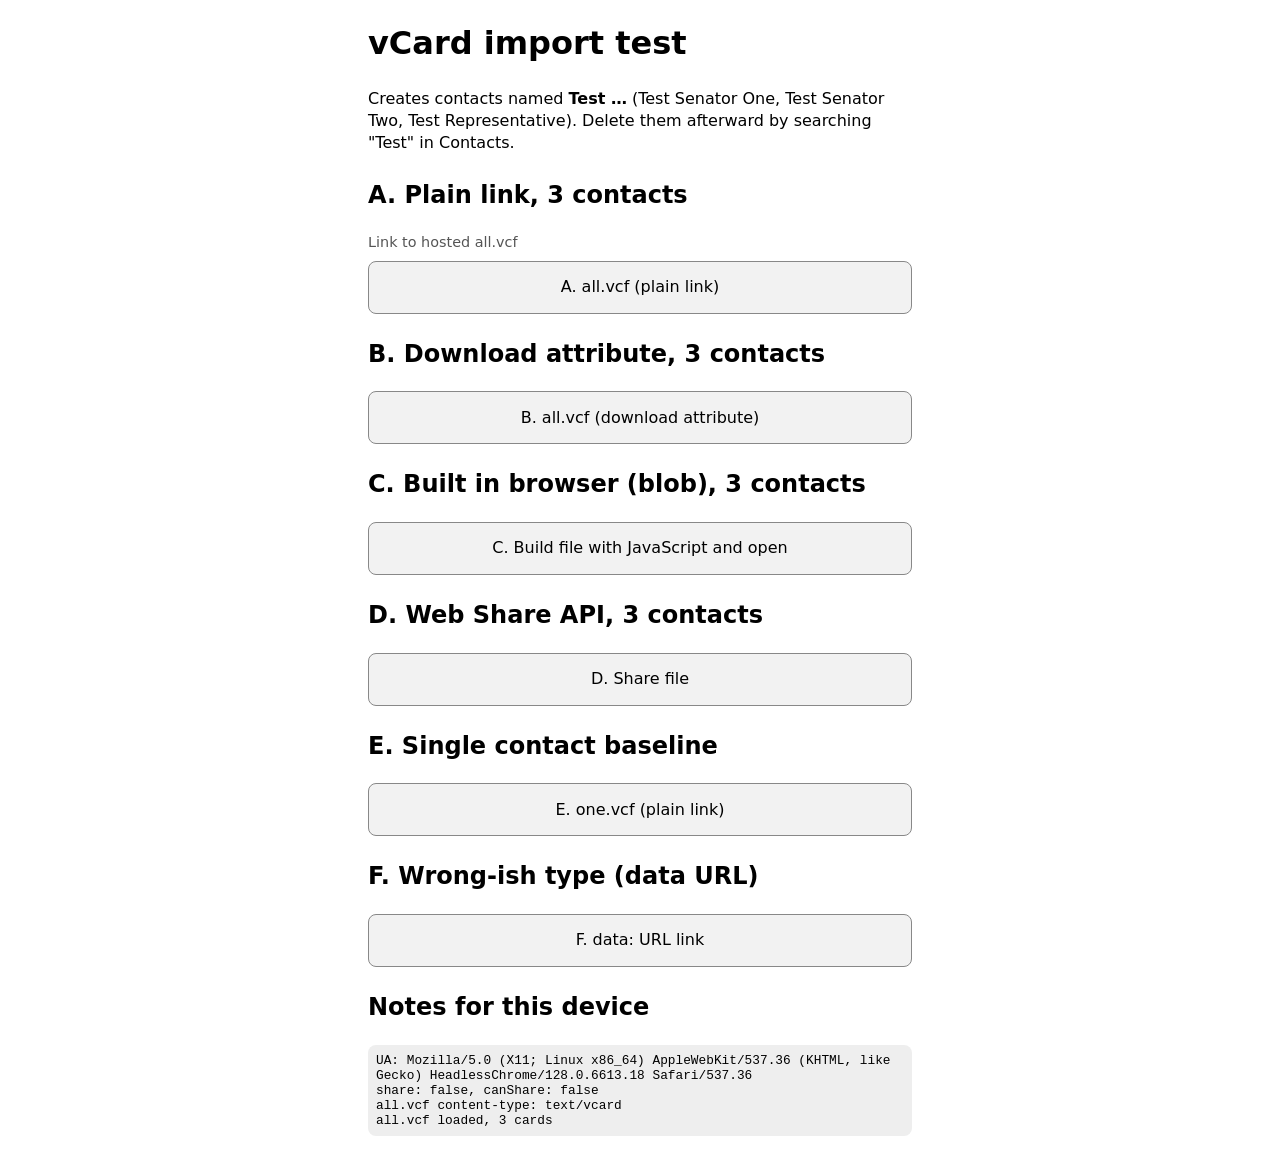
<file: research/vcard-test/index.html>
<!doctype html>
<html lang="en">
<head>
<meta charset="utf-8">
<meta name="viewport" content="width=device-width, initial-scale=1">
<title>vCard import test</title>
<style>
  body { font: 16px/1.4 system-ui, sans-serif; max-width: 34rem; margin: 1rem auto; padding: 0 1rem; }
  h2 { margin-top: 1.5rem; }
  a.btn, button { display: block; width: 100%; box-sizing: border-box; margin: .5rem 0; padding: .9rem; font: inherit;
    text-align: center; border: 1px solid #888; border-radius: .5rem; background: #f2f2f2; color: #000; text-decoration: none; }
  p.note { color: #555; font-size: .9rem; margin: 0 0 .25rem; }
  #log { white-space: pre-wrap; font: .8rem monospace; background: #eee; padding: .5rem; border-radius: .5rem; }
</style>
</head>
<body>
<h1>vCard import test</h1>
<p>Creates contacts named <b>Test …</b> (Test Senator One, Test Senator Two, Test Representative). Delete them afterward by searching "Test" in Contacts.</p>

<h2>A. Plain link, 3 contacts</h2>
<p class="note">Link to hosted all.vcf</p>
<a class="btn" href="all.vcf">A. all.vcf (plain link)</a>

<h2>B. Download attribute, 3 contacts</h2>
<a class="btn" href="all.vcf" download="test-contacts.vcf">B. all.vcf (download attribute)</a>

<h2>C. Built in browser (blob), 3 contacts</h2>
<button id="blob">C. Build file with JavaScript and open</button>

<h2>D. Web Share API, 3 contacts</h2>
<button id="share">D. Share file</button>

<h2>E. Single contact baseline</h2>
<a class="btn" href="one.vcf">E. one.vcf (plain link)</a>

<h2>F. Wrong-ish type (data URL)</h2>
<a class="btn" id="dataurl" href="#">F. data: URL link</a>

<h2>Notes for this device</h2>
<div id="log"></div>

<script>
const log = m => document.getElementById('log').textContent += m + '\n';
log('UA: ' + navigator.userAgent);
log('share: ' + !!navigator.share + ', canShare: ' + !!navigator.canShare);

let text = '';
fetch('all.vcf').then(r => { log('all.vcf content-type: ' + r.headers.get('content-type')); return r.text(); })
  .then(t => { text = t; log('all.vcf loaded, ' + (t.match(/BEGIN:VCARD/g) || []).length + ' cards'); })
  .catch(e => log('fetch failed: ' + e));

document.getElementById('blob').onclick = () => {
  const url = URL.createObjectURL(new Blob([text], { type: 'text/vcard' }));
  const a = Object.assign(document.createElement('a'), { href: url, download: 'test-contacts-blob.vcf' });
  document.body.appendChild(a); a.click(); a.remove();
  log('blob link clicked');
};

document.getElementById('share').onclick = async () => {
  const file = new File([text], 'test-contacts.vcf', { type: 'text/vcard' });
  try {
    if (!navigator.canShare || !navigator.canShare({ files: [file] })) { log('canShare(files) = false'); return; }
    await navigator.share({ files: [file], title: 'Test contacts' });
    log('share completed');
  } catch (e) { log('share error: ' + e.name + ': ' + e.message); }
};

document.getElementById('dataurl').onclick = e => {
  e.target.href = 'data:text/vcard;charset=utf-8,' + encodeURIComponent(text);
  log('data URL set');
};
</script>
</body>
</html>
</file>
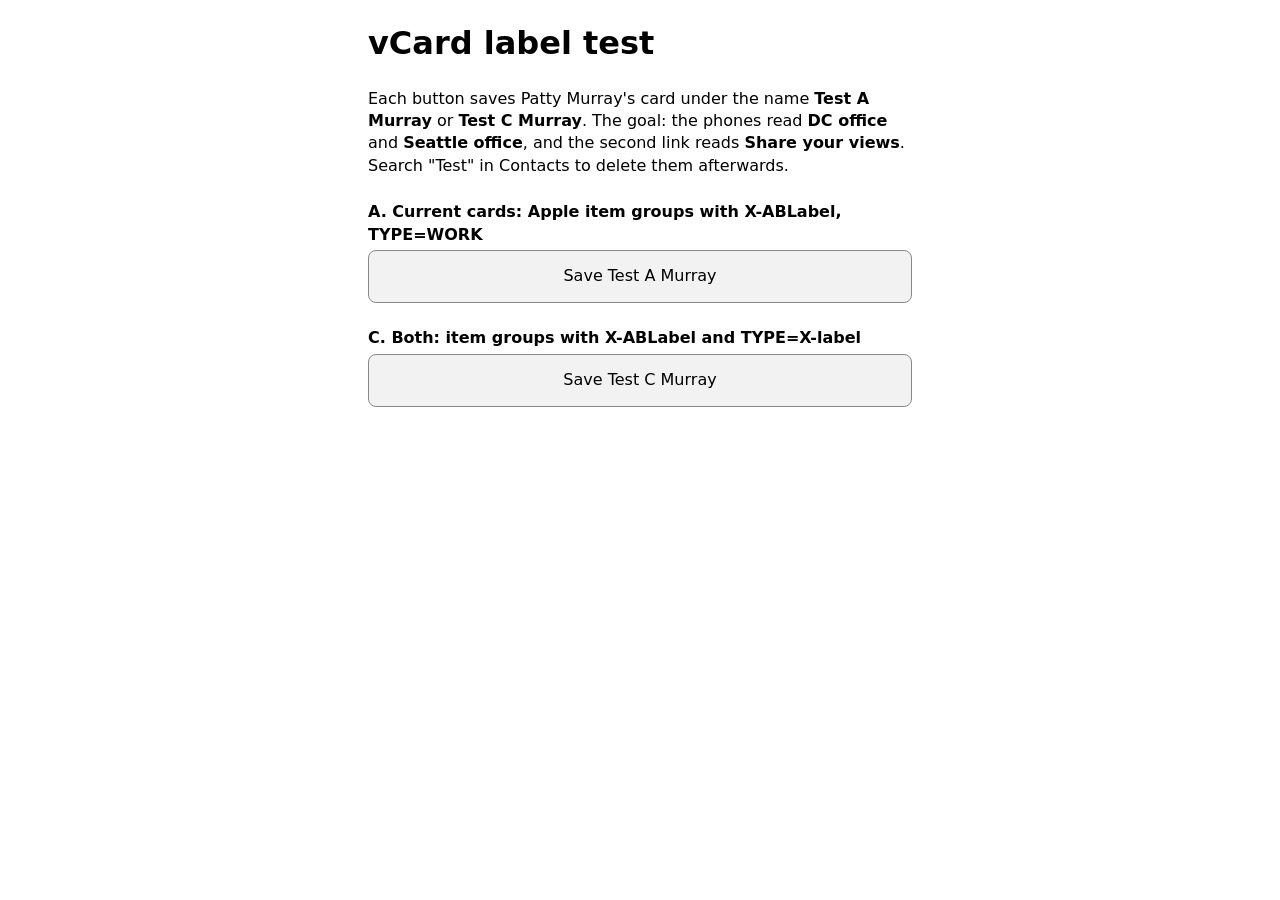
<file: research/vcard-label-test/site/index.html>
<!doctype html>
<html lang="en"><head><meta charset="utf-8">
<meta name="robots" content="noindex">
<meta name="viewport" content="width=device-width, initial-scale=1">
<title>vCard label test</title>
<style>
 body { font: 16px/1.4 system-ui, sans-serif; max-width: 34rem; margin: 1rem auto; padding: 0 1rem; }
 h2 { font-size: 1rem; margin: 1.5rem 0 .25rem; }
 a.btn { display: block; padding: .9rem; text-align: center; border: 1px solid #888; border-radius: .5rem;
   background: #f2f2f2; color: #000; text-decoration: none; }
</style></head><body>
<h1>vCard label test</h1>
<p>Each button saves Patty Murray's card under the name <b>Test A Murray</b> or <b>Test C Murray</b>.
The goal: the phones read <b>DC office</b> and <b>Seattle office</b>, and the second link reads
<b>Share your views</b>. Search "Test" in Contacts to delete them afterwards.</p>
<h2>A. Current cards: Apple item groups with X-ABLabel, TYPE=WORK</h2>
<a class="btn" href="test-a.vcf">Save Test A Murray</a>
<h2>C. Both: item groups with X-ABLabel and TYPE=X-label</h2>
<a class="btn" href="test-c.vcf">Save Test C Murray</a>
</body></html>
</file>
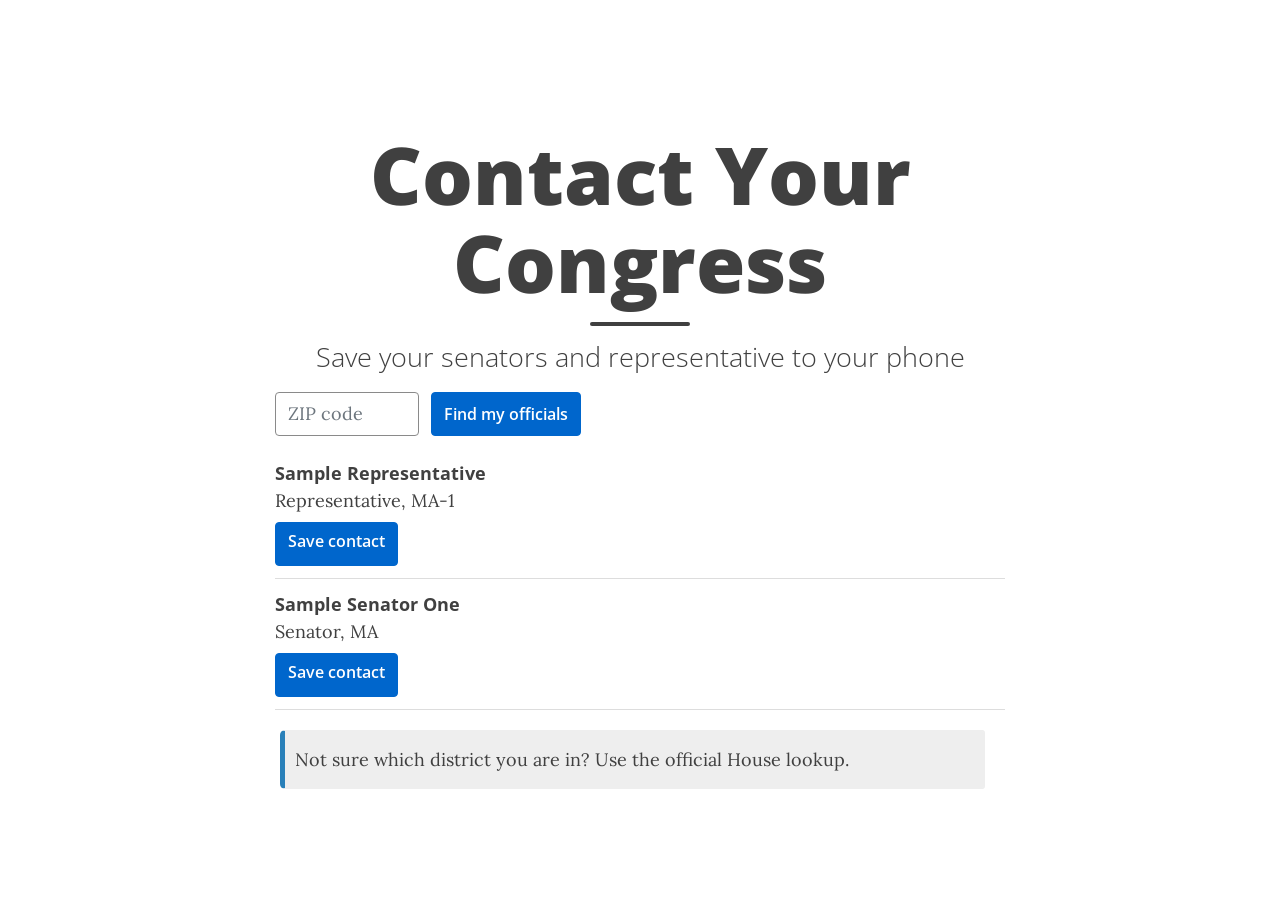
<file: design_notes/site-design-sample.html>
<!doctype html>
<html lang="en"><head><meta charset="utf-8"><meta name="viewport" content="width=device-width, initial-scale=1">
<title>Site Design Sample</title>
<!-- Reference sample for design_notes/existing-site-design.md. Theme layer (standalone only):
     reduced Bootstrap 4.4.1 + Beautiful Jekyll rules + embedded fonts. App layer: shared congress.css. -->
<style>
/* Lora: Copyright 2011 The Lora Project Authors (https://github.com/cyrealtype/Lora-Cyrillic),
   with Reserved Font Name "Lora". Embedded unmodified (Google Fonts latin file).
   Open Sans: Copyright 2020 The Open Sans Project Authors (https://github.com/googlefonts/opensans),
   subset to Latin-1. Both licensed under the SIL Open Font License 1.1: https://openfontlicense.org */
@font-face{font-family:'Lora';font-style:normal;font-weight:400;font-display:swap;src:url([data-uri]) format('woff2')}
@font-face{font-family:'Open Sans';font-style:normal;font-weight:300 800;font-display:swap;src:url([data-uri]) format('woff2')}

/* ---- Theme layer: Bootstrap 4.4.1 (MIT), reduced to the rules this page uses ---- */
/*!
 * Bootstrap v4.4.1 (https://getbootstrap.com/)
 * Copyright 2011-2019 The Bootstrap Authors
 * Copyright 2011-2019 Twitter, Inc.
 * Licensed under MIT (https://github.com/twbs/bootstrap/blob/master/LICENSE)
 */:root{--blue:#007bff;--indigo:#6610f2;--purple:#6f42c1;--pink:#e83e8c;--red:#dc3545;--orange:#fd7e14;--yellow:#ffc107;--green:#28a745;--teal:#20c997;--cyan:#17a2b8;--white:#fff;--gray:#6c757d;--gray-dark:#343a40;--primary:#007bff;--secondary:#6c757d;--success:#28a745;--info:#17a2b8;--warning:#ffc107;--danger:#dc3545;--light:#f8f9fa;--dark:#343a40;--breakpoint-xs:0;--breakpoint-sm:576px;--breakpoint-md:768px;--breakpoint-lg:992px;--breakpoint-xl:1200px;--font-family-sans-serif:-apple-system,BlinkMacSystemFont,"Segoe UI",Roboto,"Helvetica Neue",Arial,"Noto Sans",sans-serif,"Apple Color Emoji","Segoe UI Emoji","Segoe UI Symbol","Noto Color Emoji";--font-family-monospace:SFMono-Regular,Menlo,Monaco,Consolas,"Liberation Mono","Courier New",monospace}*,::after,::before{box-sizing:border-box}html{font-family:sans-serif;line-height:1.15;-webkit-text-size-adjust:100%;-webkit-tap-highlight-color:transparent}header,main{display:block}body{margin:0;font-family:-apple-system,BlinkMacSystemFont,"Segoe UI",Roboto,"Helvetica Neue",Arial,"Noto Sans",sans-serif,"Apple Color Emoji","Segoe UI Emoji","Segoe UI Symbol","Noto Color Emoji";font-size:1rem;font-weight:400;line-height:1.5;color:#212529;text-align:left;background-color:#fff}hr{box-sizing:content-box;height:0;overflow:visible}h1{margin-top:0;margin-bottom:.5rem}p{margin-top:0;margin-bottom:1rem}address{margin-bottom:1rem;font-style:normal;line-height:inherit}ul{margin-top:0;margin-bottom:1rem}ul ul{margin-bottom:0}small{font-size:80%}a{color:#007bff;text-decoration:none;background-color:transparent}a:hover{color:#0056b3;text-decoration:underline}a:not([href]){color:inherit;text-decoration:none}a:not([href]):hover{color:inherit;text-decoration:none}code{font-family:SFMono-Regular,Menlo,Monaco,Consolas,"Liberation Mono","Courier New",monospace;font-size:1em}label{display:inline-block;margin-bottom:.5rem}button{border-radius:0}button:focus{outline:1px dotted;outline:5px auto -webkit-focus-ring-color}button,input{margin:0;font-family:inherit;font-size:inherit;line-height:inherit}button,input{overflow:visible}button{text-transform:none}[type=button],[type=submit],button{-webkit-appearance:button}[type=button]:not(:disabled),[type=submit]:not(:disabled),button:not(:disabled){cursor:pointer}[type=button]::-moz-focus-inner,[type=submit]::-moz-focus-inner,button::-moz-focus-inner{padding:0;border-style:none}[type=number]::-webkit-inner-spin-button,[type=number]::-webkit-outer-spin-button{height:auto}::-webkit-file-upload-button{font:inherit;-webkit-appearance:button}.h1,h1{margin-bottom:.5rem;font-weight:500;line-height:1.2}.h1,h1{font-size:2.5rem}hr{margin-top:1rem;margin-bottom:1rem;border:0;border-top:1px solid rgba(0,0,0,.1)}.small,small{font-size:80%;font-weight:400}code{font-size:87.5%;color:#e83e8c;word-wrap:break-word}a>code{color:inherit}.container-md{width:100%;padding-right:15px;padding-left:15px;margin-right:auto;margin-left:auto}@media (min-width:768px){.container-md{max-width:720px}}@media (min-width:992px){.container-md{max-width:960px}}@media (min-width:1200px){.container-md{max-width:1140px}}.row{display:-ms-flexbox;display:flex;-ms-flex-wrap:wrap;flex-wrap:wrap;margin-right:-15px;margin-left:-15px}.col-lg-10,.col-xl-8{position:relative;width:100%;padding-right:15px;padding-left:15px}@media (min-width:992px){.col-lg-10{-ms-flex:0 0 83.333333%;flex:0 0 83.333333%;max-width:83.333333%}.offset-lg-1{margin-left:8.333333%}}@media (min-width:1200px){.col-xl-8{-ms-flex:0 0 66.666667%;flex:0 0 66.666667%;max-width:66.666667%}.offset-xl-2{margin-left:16.666667%}}.form-control{display:block;width:100%;height:calc(1.5em + .75rem + 2px);padding:.375rem .75rem;font-size:1rem;font-weight:400;line-height:1.5;color:#495057;background-color:#fff;background-clip:padding-box;border:1px solid #ced4da;border-radius:.25rem;transition:border-color .15s ease-in-out,box-shadow .15s ease-in-out}@media (prefers-reduced-motion:reduce){.form-control{transition:none}}.form-control::-ms-expand{background-color:transparent;border:0}.form-control:-moz-focusring{color:transparent;text-shadow:0 0 0 #495057}.form-control:focus{color:#495057;background-color:#fff;border-color:#80bdff;outline:0;box-shadow:0 0 0 .2rem rgba(0,123,255,.25)}.form-control::-webkit-input-placeholder{color:#6c757d;opacity:1}.form-control::-moz-placeholder{color:#6c757d;opacity:1}.form-control:-ms-input-placeholder{color:#6c757d;opacity:1}.form-control::-ms-input-placeholder{color:#6c757d;opacity:1}.form-control::placeholder{color:#6c757d;opacity:1}.form-control:disabled{background-color:#e9ecef;opacity:1}.btn{display:inline-block;font-weight:400;color:#212529;text-align:center;vertical-align:middle;cursor:pointer;-webkit-user-select:none;-moz-user-select:none;-ms-user-select:none;user-select:none;background-color:transparent;border:1px solid transparent;padding:.375rem .75rem;font-size:1rem;line-height:1.5;border-radius:.25rem;transition:color .15s ease-in-out,background-color .15s ease-in-out,border-color .15s ease-in-out,box-shadow .15s ease-in-out}@media (prefers-reduced-motion:reduce){.btn{transition:none}}.btn:hover{color:#212529;text-decoration:none}.btn:focus{outline:0;box-shadow:0 0 0 .2rem rgba(0,123,255,.25)}.btn:disabled{opacity:.65}.btn-primary{color:#fff;background-color:#007bff;border-color:#007bff}.btn-primary:hover{color:#fff;background-color:#0069d9;border-color:#0062cc}.btn-primary:focus{color:#fff;background-color:#0069d9;border-color:#0062cc;box-shadow:0 0 0 .2rem rgba(38,143,255,.5)}.btn-primary:disabled{color:#fff;background-color:#007bff;border-color:#007bff}.btn-primary:not(:disabled):not(.disabled):active{color:#fff;background-color:#0062cc;border-color:#005cbf}.btn-primary:not(:disabled):not(.disabled):active:focus{box-shadow:0 0 0 .2rem rgba(38,143,255,.5)}.btn-sm{padding:.25rem .5rem;font-size:.875rem;line-height:1.5;border-radius:.2rem}@-webkit-keyframes progress-bar-stripes{from{background-position:1rem 0}to{background-position:0 0}}@keyframes progress-bar-stripes{from{background-position:1rem 0}to{background-position:0 0}}@-webkit-keyframes spinner-border{to{-webkit-transform:rotate(360deg);transform:rotate(360deg)}}@keyframes spinner-border{to{-webkit-transform:rotate(360deg);transform:rotate(360deg)}}@-webkit-keyframes spinner-grow{0%{-webkit-transform:scale(0);transform:scale(0)}50%{opacity:1}}@keyframes spinner-grow{0%{-webkit-transform:scale(0);transform:scale(0)}50%{opacity:1}}.sr-only{position:absolute;width:1px;height:1px;padding:0;margin:-1px;overflow:hidden;clip:rect(0,0,0,0);white-space:nowrap;border:0}@media print{*,::after,::before{text-shadow:none!important;box-shadow:none!important}a:not(.btn){text-decoration:underline}p{orphans:3;widows:3}@page{size:a3}body{min-width:992px!important}}
/* ---- Theme layer: Beautiful Jekyll (MIT), reduced, with the site's _config.yml colours ---- */


:root {
  /* config file CSS variables */
  --page-col: #FFFFFF;
  --text-col: #404040;
  --link-col: #008AFF;
  --hover-col: #0085A1;
  --navbar-col: #EAEAEA;
  --navbar-text-col: #404040;
  --navbar-border-col: #DDDDDD;
  --footer-col: #EAEAEA;
  --footer-text-col: #777777;
  --footer-link-col: #404040;
  --footer-hover-col: #0085A1;

  /* common CSS variables */
  --body-font: 'Lora', 'Times New Roman', serif;
  --header-font: 'Open Sans', 'Helvetica Neue', Helvetica, Arial, sans-serif;
  --mid-col: #808080;
}

/* --- General --- */

html {
  font-size: 100%
}

body {
  font-family: var(--body-font);
  font-size: 1.125rem;
  color: var(--text-col);
  position: relative;
  background-color: var(--page-col);
  background-attachment: fixed;
  overflow-wrap: break-word;
  min-height: 100vh;
  display: flex;
  flex-direction: column;
}
body > main {
  flex: 1;
}
p {
  line-height: 1.5;
  margin: 1.875rem 0;
}
h1 {
  font-family: var(--header-font);
  font-weight: 800;
  line-height: 1.1;
}
h1 {
  font-size: 2.25rem;
}
h1 {
  margin-top: 1.25rem;
}
a {
  color: var(--link-col);
}
a:hover,
a:focus {
  color: var(--hover-col);
}
hr.small {
  max-width: 6.25rem;
  margin: 1rem auto;
  border-width: 0.25rem;
  border-color: inherit;
  border-radius: 0.1875rem;
}

/* fix in-page anchors to not be behind fixed header */
:target:before {
  content: "";
  display: block;
  height: 3.125rem; /* navbar height */
  margin: -3.125rem 0 0;
}

::-moz-selection {
  color: var(--page-col);
  background-color: var(--hover-col);
  text-shadow: none;
}
::selection {
  color: var(--page-col);
  background-color: var(--hover-col);
  text-shadow: none;
}

/* Comments */

/* --- Navbar --- */

/* --- Footer --- */

/* --- Post preview (feed) --- */

/* --- Tags --- */

/* Tags page */

/* --- Post and page headers --- */

.intro-header {
  margin: 5rem 0 1.25rem;
  position: relative;
}
.intro-header .page-heading {
  text-align: center;
}
.intro-header .page-heading h1 {
  margin-top: 0;
  font-size: 3.125rem;
}
.intro-header .page-heading .page-subheading {
  font-size: 1.6875rem;
  line-height: 1.1;
  display: block;
  font-family: var(--header-font);
  font-weight: 300;
  margin: 0.625rem 0 0;
}
@media (min-width: 1200px) {
  .intro-header {
    margin-top: 8.125rem;
  }
  .intro-header .page-heading h1 {
    font-size: 5rem;
  }
}

/* --- Pagination --- */

/* --- Tables --- */

/* --- Code blocks --- */

code {
  padding: 0.125rem 0.25rem;
  color: #c7254e;
  background-color: #f9f2f4;
  border-radius: 0.25rem;
}

/* Make line numbers unselectable: excludes line numbers from copy-paste user ops */

/* Fix table border github gist snippets */

/* --- Social media sharing section --- */

/* --- Notification boxes --- */
.box-note,
.box-warning {
  padding: 0.9375rem 0.9375rem 0.9375rem 0.625rem;
  margin: 1.25rem 1.25rem 1.25rem 0.3125rem;
  border: 1px solid #eee;
  border-left-width: 0.3125rem;
  border-radius: 0.3125rem 0.1875rem 0.1875rem 0.3125rem;
}

.box-note {
  background-color: #eee;
  border-left-color: #2980b9;
}

.box-warning {
  background-color: #fdf5d4;
  border-left-color: #f1c40f;
}

/* --- Misc blog post styles --- */

/* Search bar */

/* ---- App layer ---- */
/* Shared app layer (congress.css): .cc-* rules and --cc-* tokens only.
   Scoped to .cc-app so it never recolours the theme's navbar, links or footer. */
.cc-app {
  --cc-accent: #0066CC;        /* 5.57:1 with white; same blue family as the theme */
  --cc-accent-hover: #005A9E;  /* 7.10:1 */
  --cc-control-border: #8A8A8A;/* 3.45:1 against white (non-text 3:1) */
  --cc-focus: #0066CC;         /* solid focus outline, 5.57:1 */
  --cc-rule: #DDDDDD;          /* decorative divider, same as theme navbar border */
  --cc-gap: 0.75rem;
}
.cc-app .btn-primary { background-color: var(--cc-accent); border-color: var(--cc-accent); color: #FFFFFF; }
.cc-app .btn-primary:hover { background-color: var(--cc-accent-hover); border-color: var(--cc-accent-hover); color: #FFFFFF; }
.cc-app .btn:focus, .cc-app .btn:focus-visible,
.cc-app .form-control:focus { outline: 3px solid var(--cc-focus); outline-offset: 2px; box-shadow: none; }
.cc-app .form-control { border-color: var(--cc-control-border); }
.cc-app .btn { font-family: var(--header-font); font-weight: 600; min-height: 44px; }
.cc-form { display: flex; gap: var(--cc-gap); margin-bottom: var(--cc-gap); }
.cc-form .form-control { max-width: 9rem; min-height: 44px; font-size: 1.125rem; }
.cc-results { list-style: none; padding: 0; margin: 0; }
.cc-official { padding: var(--cc-gap) 0; border-bottom: 1px solid var(--cc-rule); }
.cc-official-name { display: block; font-family: var(--header-font); font-weight: 700; }
.cc-official-role { display: block; margin-bottom: 0.5rem; }
</style></head>
<body>
<header class="header-section"><div class="intro-header no-img"><div class="container-md"><div class="row"><div class="col-xl-8 offset-xl-2 col-lg-10 offset-lg-1"><div class="page-heading">
<h1>Contact Your Congress</h1><hr class="small"><span class="page-subheading">Save your senators and representative to your phone</span>
</div></div></div></div></div></header>
<main class="container-md"><div class="row"><div class="col-xl-8 offset-xl-2 col-lg-10 offset-lg-1">
<div class="cc-app">
  <form id="cc-form" class="cc-form" onsubmit="return false">
    <label class="sr-only" for="cc-zip">ZIP code</label>
    <input id="cc-zip" class="form-control" inputmode="numeric" autocomplete="postal-code" pattern="[0-9]{5}" maxlength="5" placeholder="ZIP code">
    <button type="submit" class="btn btn-primary">Find my officials</button>
  </form>
  <ul id="cc-results" class="cc-results" aria-live="polite">
    <li class="cc-official"><span class="cc-official-name">Sample Representative</span><span class="cc-official-role">Representative, MA-1</span><a class="btn btn-primary cc-save" href="#">Save contact</a></li>
    <li class="cc-official"><span class="cc-official-name">Sample Senator One</span><span class="cc-official-role">Senator, MA</span><a class="btn btn-primary cc-save" href="#">Save contact</a></li>
  </ul>
  <div class="box-note">Not sure which district you are in? Use the official House lookup.</div>
</div>
</div></div></main>
</body></html>
</file>
